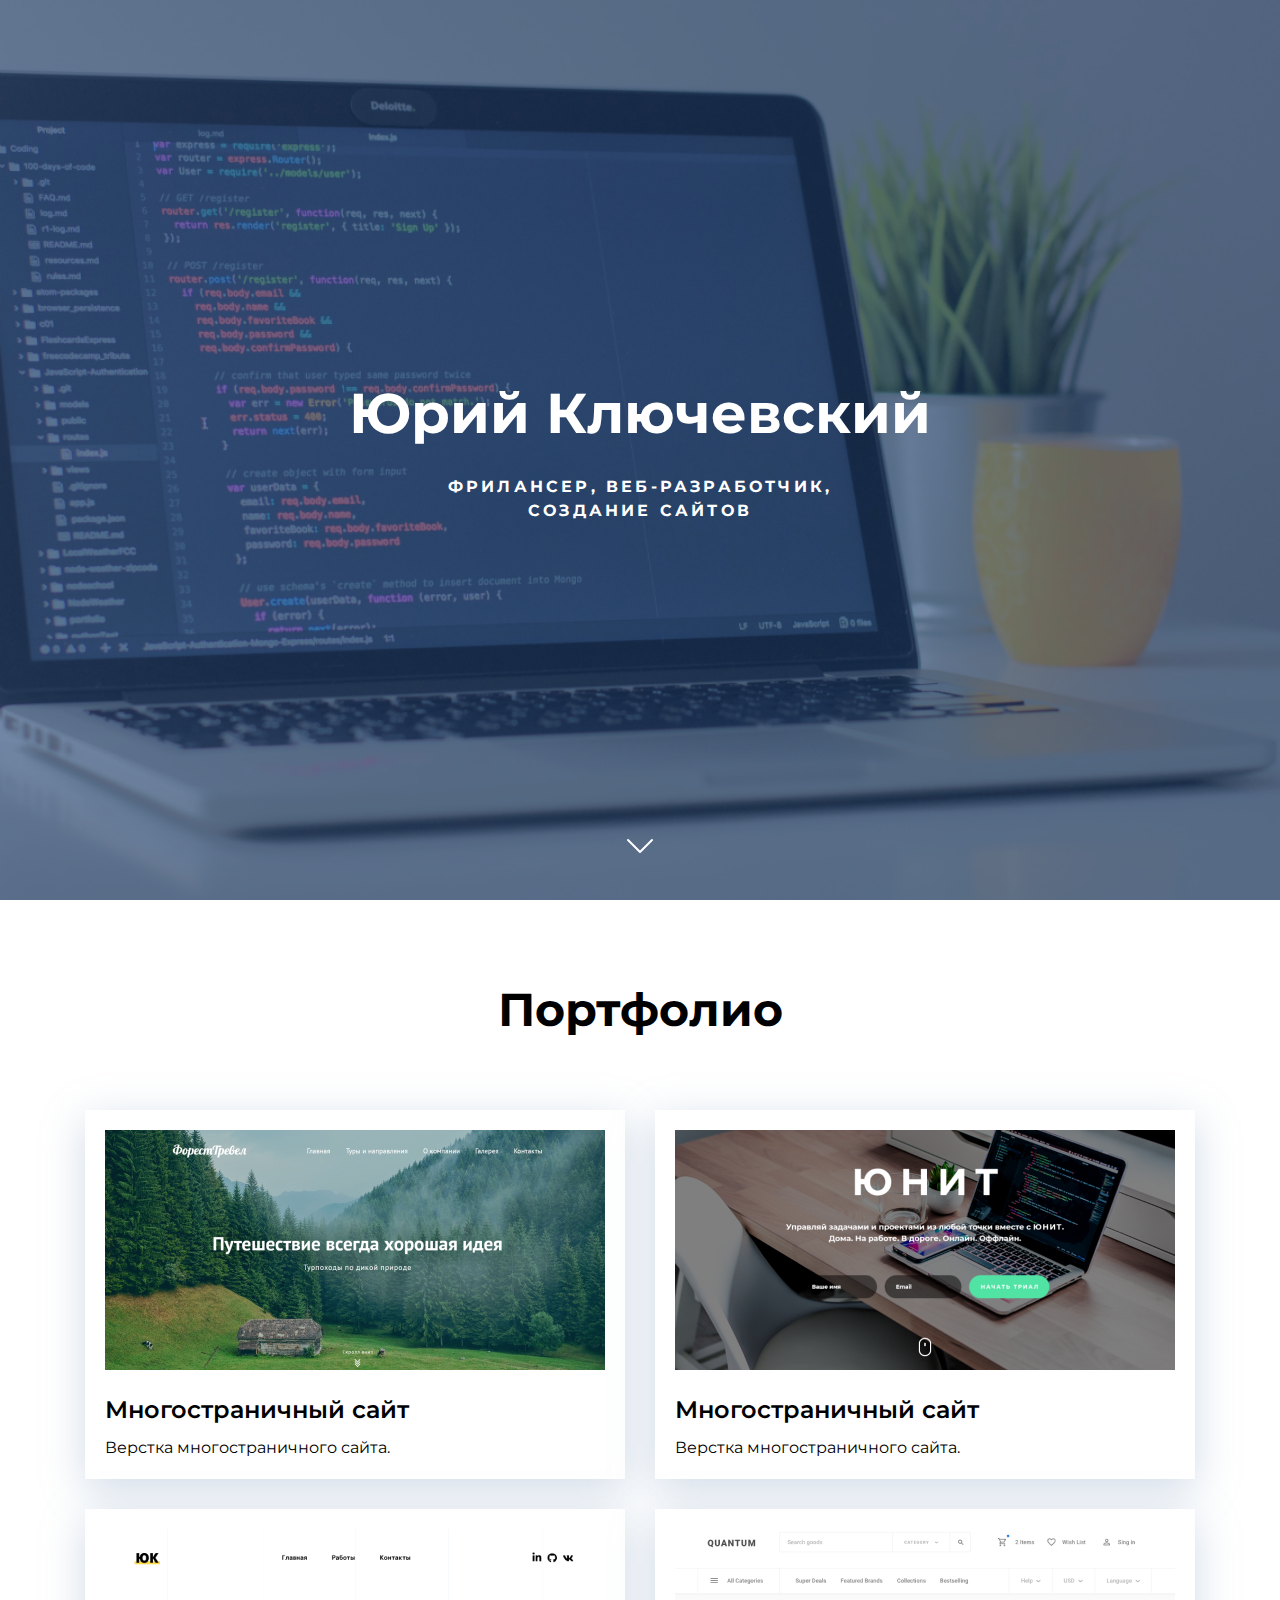
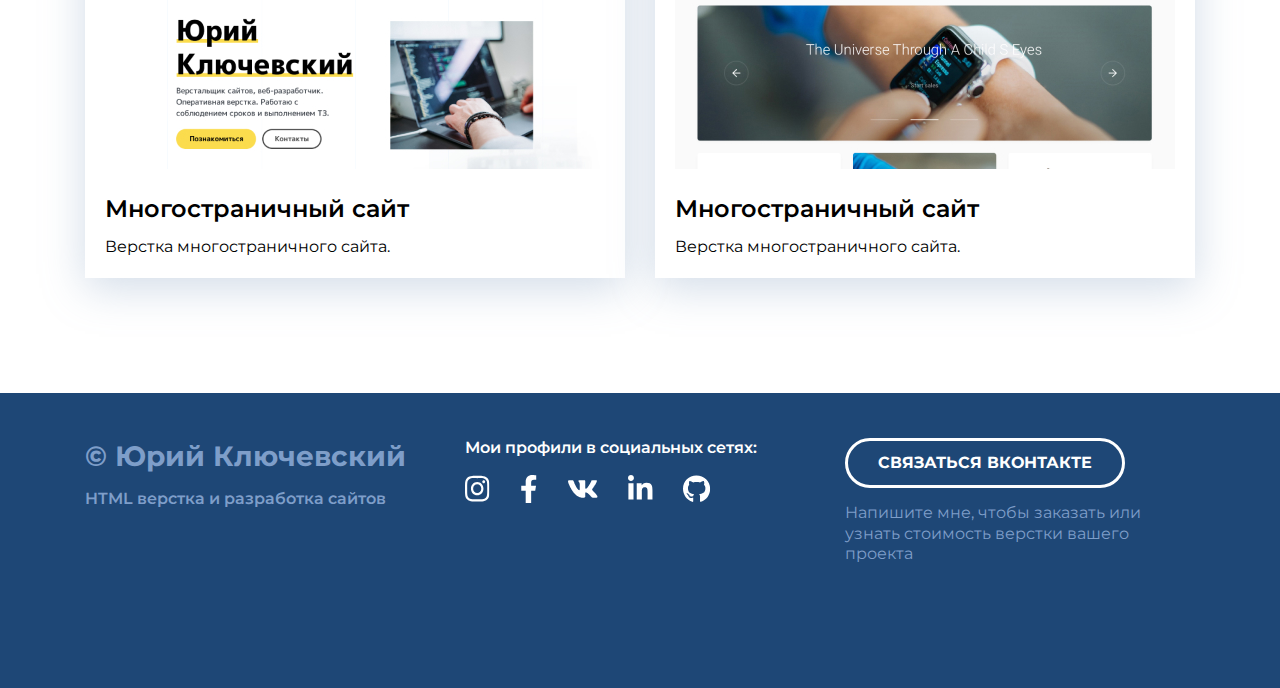
<file: index.html>
<!DOCTYPE html>
<html lang="en">
<head>
    <meta charset="UTF-8">
    <meta https-equiv="X-UA-Compatible" content="IE=edge">
    <meta name="viewport" content="width=device-width, initial-scale=1.0">
    <title>Document</title>
    <link rel="stylesheet" href="./css/master.css">
    <link rel="stylesheet" href="./css/media.css">
    <link rel="preconnect" href="https://fonts.googleapis.com">
<link rel="preconnect" href="https://fonts.gstatic.com" crossorigin>
<link href="https://fonts.googleapis.com/css2?family=Montserrat:wght@400;600;700&display=swap" rel="stylesheet">

    <!-- ! - создает сниппеты кода - готовые шаблоны, emmet - плагин 
    атрибуты - свойства тега -->
</head>
<body>

    <header class="header">
        <h1 class="header-title">Юрий Ключевский</h1>
        <p class="header-subtitle">фрилансер, веб-разработчик,<br> создание сайтов</p>
        <div class="header-arrow">
            <img src="./images/header/chevron-down.svg" alt="arrow">
        </div>
    </div>
</header>

    <section class="portfolio">
        <div class="container">
            <h2 class="portfolio-header">Портфолио</h2>
            
         <!-- portfolio-cards-wrapper -->
         <div class="portfolio-cards-wrapper">
                   
            <!-- CARD -->
            <div class="card" >
                <a href="./forest-travel.html" class="card-link">
                <img class="card-image" src="./images/portfolio/forest.jpg" alt="Многостраничный сайт">
                <h3 class="card-title">Многостраничный сайт</h3>
                <p>Верстка многостраничного сайта.</p>
            </a>
            </div>
            <!-- CARD // -->

            <div class="card">
                <a href="./forest-travel.html" class="card-link">
                <img class="card-image" src="./images/portfolio/unit.jpg" alt="Адаптивный лендинг">
                <h3 class="card-title">Многостраничный сайт</h3>
                <p>Верстка многостраничного сайта.</p>
            </a>
            </div>
            <!-- CARD // -->
            <div class="card">
                <a href="./forest-travel.html" class="card-link">
                <img class="card-image" src="./images/portfolio/portfolio.jpg" alt="Личный сайт">
                <h3 class="card-title">Многостраничный сайт</h3>
                <p>Верстка многостраничного сайта.</p>
            </a>
            </div>

            <!-- CARD // -->
            <div class="card">
                <a href="./forest-travel.html" class="card-link">
                <img class="card-image" src="./images/portfolio/quantum.jpg" alt="Интернет магазин">
                <h3 class="card-title">Многостраничный сайт</h3>
                <p>Верстка многостраничного сайта.</p>
            </a>
            </div>
            <!-- CARD // -->

        <!-- // portfolio-cards-wrapper -->
        </div>

        </div>
    </div>
</section>

    <footer class="footer">
        <div class="container">
            <div class="footer-row">

                <!-- footer-copyright -->
                <div class="footer-copyright footer-col">
                    <div class="footer-copyright-name">
                        © Юрий Ключевский
                        <p>HTML верстка и разработка сайтов</p>
                    </div>
                </div>
                <!-- // footer-copyright -->

                <!-- footer-icons -->
                <div class="footer-icons footer-col">
                    <p>Мои профили в социальных сетях:</p>
                    <div class="footer-icons-row">
                        <a href="https://www.instagram.com/">
                        <img src="./images/footer/social/instagram.svg" alt="instagram">
                        </a>
                        <a href="https://www.facebook.com/">
                        <img src="./images/footer/social/facebook.svg" alt="facebook">
                        </a>
                        <a href="https://www.vk.com/">
                        <img src="./images/footer/social/vk.png" alt="vk">
                        </a>
                        <a href="https://www.in.com/">
                        <img src="./images/footer/social/in.svg" alt="in">
                        </a>
                        <a href="https://www.github.com/">
                        <img src="./images/footer/social/github.svg" alt="github">
                        </a>
                    </div>
                </div>
                <!-- // footer-icons -->    

                <div class="footer-contacts footer-col">
                    <a href="" class="footer-button">Связаться Вконтакте
                    </a>
                <p>Напишите мне, чтобы заказать или узнать стоимость верстки вашего проекта</p>
                </div>
            </div>
        </div>
    </div>
</footer>
</body>
</html>
</file>
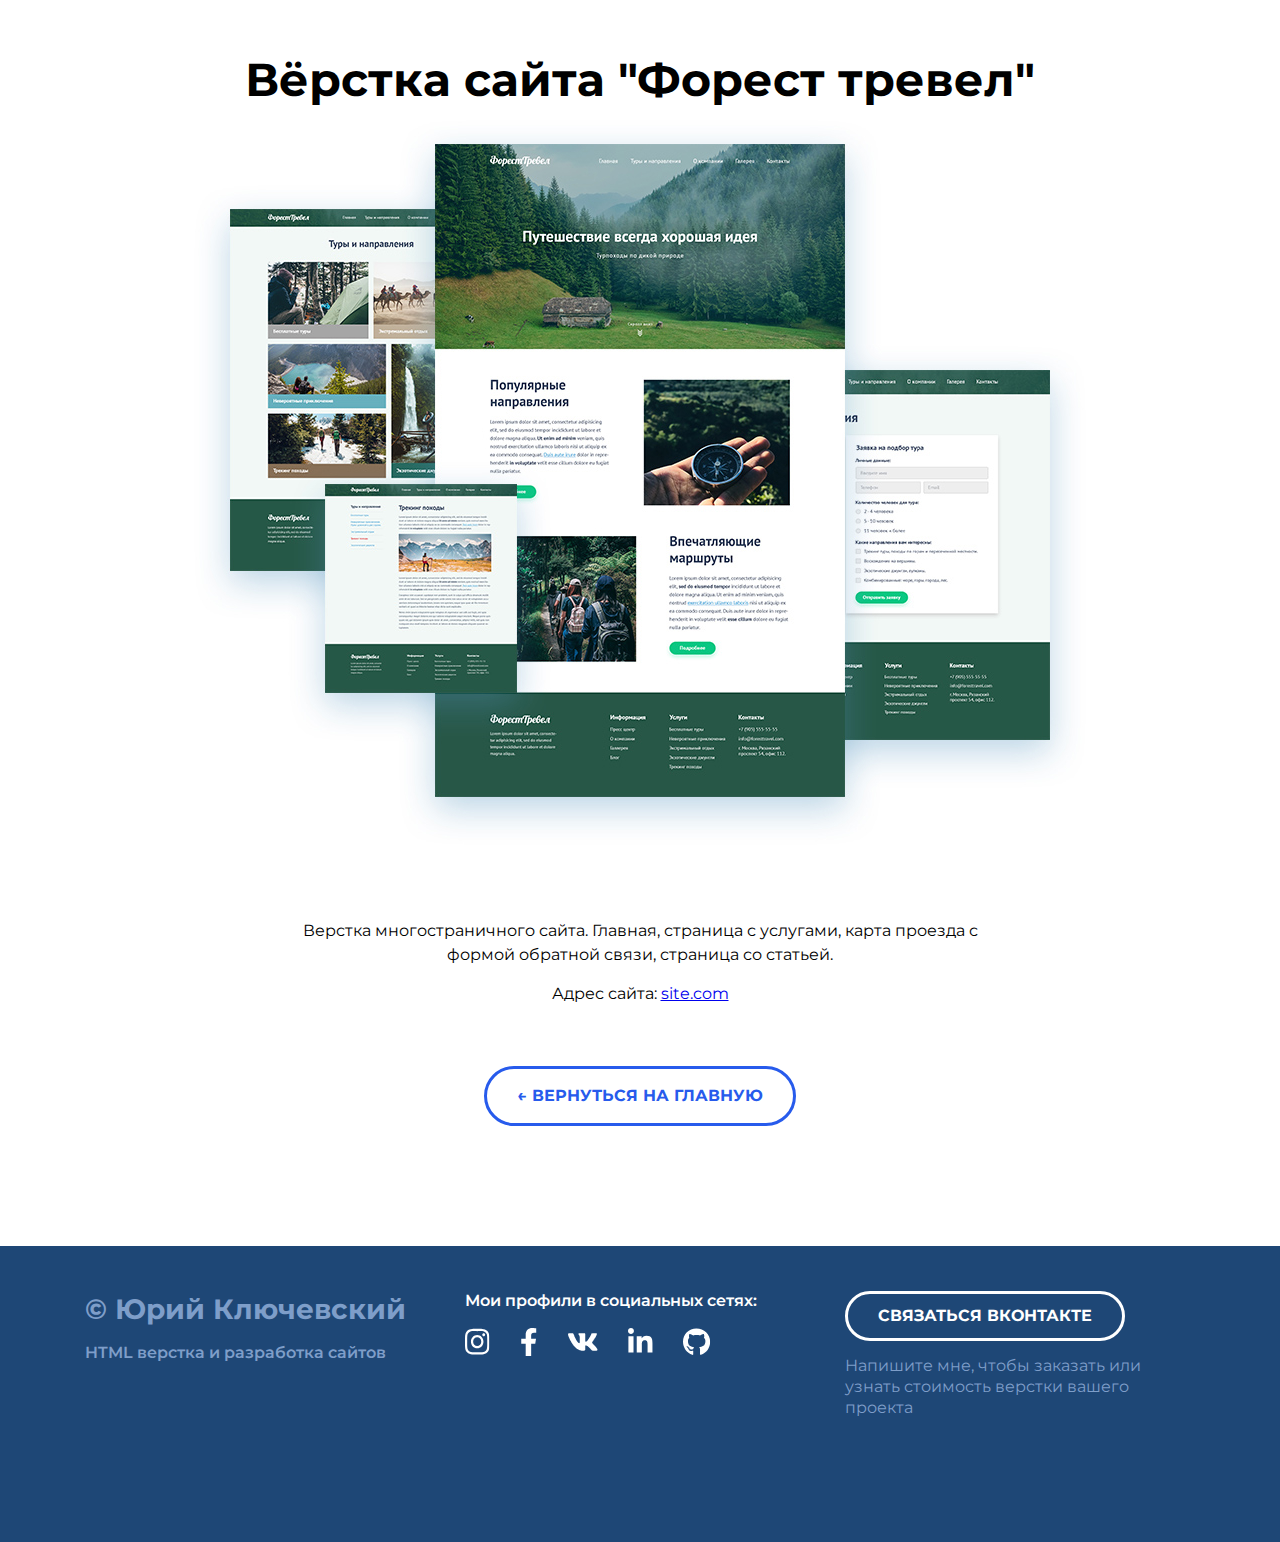
<file: forest-travel.html>
<!DOCTYPE html>
<html lang="ru">
<head>
    <meta charset="UTF-8">
    <meta http-equiv="X-UA-Compatible" content="IE=edge">
    <meta name="viewport" content="width=device-width, initial-scale=1.0">
    <title>Document</title>
    <link rel="stylesheet" href="css/master.css">
    <link rel="stylesheet" href="./css/media.css">
    <script src="js/master.js"></script>
    <link rel="preconnect" href="https://fonts.googleapis.com">
<link rel="preconnect" href="https://fonts.gstatic.com" crossorigin>
<link href="https://fonts.googleapis.com/css2?family=Montserrat:wght@400;600;700&display=swap" rel="stylesheet">
</head>
<body>

    <article class="project">
        <div class="container">
            <h1 class="project-header">Вёрстка сайта "Форест тревел"</h1>
            <div class="project-image">
                <img src="./images/project-forest/project-image.jpg" alt="Вёрста сайта `Форест тревел`">
            </div>
            <div class="project-discription">
                <p>Верстка многостраничного сайта. Главная, страница с услугами, карта проезда с формой обратной связи, страница со статьей.</p>
                <p>Адрес сайта: <a href="#">site.com</a></p>
            </div>
            <a href="./index.html" class="project-button-back">← ВЕРНУТЬСЯ НА ГЛАВНУЮ</a>
        </div>
    </div>
</article>

    <footer class="footer">
        <div class="container">
            <div class="footer-row">

                <!-- footer-copyright -->
                <div class="footer-copyright footer-col">
                    <div class="footer-copyright-name">
                        © Юрий Ключевский
                        <p>HTML верстка и разработка сайтов</p>
                    </div>
                </div>
                <!-- // footer-copyright -->

                <!-- footer-icons -->
                <div class="footer-icons footer-col">
                    <p>Мои профили в социальных сетях:</p>
                    <div class="footer-icons-row">
                        <a href="https://www.instagram.com/">
                        <img src="./images/footer/social/instagram.svg" alt="instagram">
                        </a>
                        <a href="https://www.facebook.com/">
                        <img src="./images/footer/social/facebook.svg" alt="facebook">
                        </a>
                        <a href="https://www.vk.com/">
                        <img src="./images/footer/social/vk.png" alt="vk">
                        </a>
                        <a href="https://www.in.com/">
                        <img src="./images/footer/social/in.svg" alt="in">
                        </a>
                        <a href="https://www.github.com/">
                        <img src="./images/footer/social/github.svg" alt="github">
                        </a>
                    </div>
                </div>
                <!-- // footer-icons -->    

                <div class="footer-contacts footer-col">
                    <a href="" class="footer-button">Связаться Вконтакте
                    </a>
                <p>Напишите мне, чтобы заказать или узнать стоимость верстки вашего проекта</p>
                </div>
            </div>
        </div>
    </div>
</footer>

</body>
</html>
</file>
<file: css/master.css>
* {
    box-sizing: border-box;
    margin: 0;
    padding: 0;
    outline: none;
    font-family: 'Montserrat', sans-serif;
}

*, *::before, *::after {
    box-sizing: border-box;
    }

img {
    max-width: 100%;
}

.container {
    /* max-width - максимальная ширина, заранее готовимся к адаптации к мобильной версии */
    max-width: 1140px;
    /* выравниваем контейнер по середине (слева и справа) */
    margin-left: auto;
    margin-right: auto;
    padding-left: 15px;
    padding-right: 15px;
}

.none {
    /* !important - главное правило, его нельзя перезаписывать */
    display: none !important;
}

/* ------- HEADER ------- */

.header {

    display: flex;
    /* задаем направление колонки, выстраиваем flex элементы в колонку, основная ось Y */
    flex-direction: column; 
    /* justify - по основной оси */
    justify-content: center;
    /* align - по поперечной оси */
    align-items: center;
    width: 100%;
    height: 100vh;

    background-color: #15549D;
    background-image: url(../images/header/header-bg.png);    background-size: cover;
    /* cover - полностью закрывает фон */
    background-position: center;
    /* определяем модель flex для блока header */

    position: relative;
}

.header-title {
    margin-bottom: 25px;
    font-weight: 700;
    font-size: 56px;
    line-height: 130%;
    text-align: center;
    color: #FFFFFF;
}

.header-subtitle {
    font-weight: 700;
    font-size: 16px;
    line-height: 150%;
    text-align: center;
    letter-spacing: 0.2em;
    text-transform: uppercase;
    color: #FFFFFF;
}

.header-arrow {
    width: 48px;
    height: 48px;
    position: absolute;
    bottom: 30px;
    left: 50%;
    transform: translate(-50%, 0);
}

/* ------- PORTFOLIO ------- */

.portfolio {
    padding-top: 80px;
    padding-bottom: 115px;
}

.portfolio-header {
    margin: 0;
    margin-bottom: 70px;
    font-weight: 700;
    font-size: 46px;
    line-height: 130%;
    text-align: center;
    color: #000000;
}

.portfolio-cards-wrapper {
    /* применяем flex модели, выстраиваем в ряд*/
    display: flex;
    /* для того, чтобы переносились применяем свойство wrap */
    flex-wrap: wrap;
    /* избавляемся от отступа, justify-content - выравнивает элементы по краям контейнера, свободное пространство распределяет между ними */
    justify-content: space-between;
}

.card {
    margin-bottom: 30px;
    background-color: white;
    max-width: 540px;
    box-shadow: 0px 10px 40px rgba(126, 155, 189, 0.35);
    transition: transform 0.3s ease-in;
}

.card:hover {
    transform: translateY(-15px);
    transition: transform 0.3s ease-in;
}

.card-link {
    text-decoration: none;
    display: block;
    color: black;
    padding: 20px;
    transition: color 0.3s ease-in;
}

.card-link:hover {
    color: rgb(39, 91, 236);
}

/* убираем дополнительно образованный отступ от последней карточки до низа страницы (footer), для этого создаем псевдоселектор и выбираем последнюю карточку, где
last-child - это последний элемент 
а тут nth-last-child(2) - выбирает 2ой элемент с конца */
.card:last-child, .card:nth-last-child(2) {
    margin-bottom: 0;
}

.card-image {
    margin-bottom: 20px;
}

.card-title {
    margin: 0;
    margin-bottom: 13px;
    font-weight: 600;
    font-size: 24px;
    line-height: 130%;
}

.card p {
    margin: 0;
    font-size: 16px;
    line-height: 130%;
}



/* ------- FOOTER ------- */

.footer {
    padding-top: 45px;
    padding-bottom: 108px;
    background-color: #1E4776;
    color: white;
}

.footer-row {
    display: flex;
    flex-direction: row;
    justify-content: space-between;
}

.footer-col {
    max-width: 350px;
    flex-grow: 1;
}

.footer-copyright-name {
    color: #7E9EC9;
    font-weight: 700;
    font-size: 28px;
    line-height: 1.3;
}

.footer-copyright-name p {
    margin: 0;
    font-size: 16px;
    font-weight: 600;
    margin-bottom: 15px;
    margin-top: 15px;
}

.footer-icons p {
    font-weight: 600;
    font-size: 16px;
    line-height: 130%;
    margin-bottom: 15px;
}

.footer-icons-row {
    display: flex;
    align-items: center;
}

/* > * выбираем все блоки дальше 1 уровня вложенности, таким образом мы обращаемся только к иконкам с сылками на соцсети */
.footer-icons-row > * + * {
    margin-left: 30px;
}

.footer-contacts {
}

.footer-contacts p {
    margin: 15px 0;
    font-weight: 400;
    font-size: 16px;
    line-height: 1.3;
    color: #7E9EC9;
}

.footer-button {
    height: 50px;
    display: inline-block;
    border: 3px solid #FFFFFF;
    border-radius: 50px;
    padding-left: 30px;
    padding-right: 30px;

    color: white;
    line-height: 44px;
    font-weight: 700;
    font-size: 16px;
    text-transform: uppercase;
    text-decoration: none;
    transition: all 0.3s ease-in;
}

.footer-button:hover {
    background-color: white;
    color: #1E4776;
}

/* ------- PROJECT ------- */

.project {
    padding-top: 80px;
    padding-bottom: 120px;
    text-align: center;
    }

.project-header {
    font-weight: 700;
    font-size: 46px;
    line-height: 1.3%;
    margin-bottom: 40px;
}

.project-image {
    margin-bottom: 70px;
}

.project-discription {
    margin: 0 auto 60px;
    max-width: 730px;
}

.project-discription p {
    font-weight: 400;
    font-size: 16px;
    line-height: 1.5;
    margin-bottom: 15px;
    margin-top: 0;
}

.project-button-back {
    height: 60px;
    display: inline-block;
    border: 3px solid #275BEC;
    border-radius: 50px;
    padding-left: 30px;
    padding-right: 30px;

    color: #275BEC;
    line-height: 54px;
    font-weight: 700;
    font-size: 16px;
    text-transform: uppercase;
    text-decoration: none;
    transition: all 0.3s ease-in;
}

.project-button-back:hover {
    background-color: #275BEC;
    color: white;
}
</file>
<file: css/media.css>
/* для экранов до 1140px */
@media (max-width: 1140px) {
    .card {
        width: calc(50% - 15px);
    }

    .footer {
        padding-top: 40px;
        padding-bottom: 60px;
    }

    .footer-row {
        flex-direction: column-reverse;
        align-items: center;
        text-align: center;
    }

    .footer-col {
        margin-bottom: 50px;
    }

    .footer-col:first-child {
        margin-bottom: 0;
    }

}

/* для экранов до 760px */
@media (max-width: 760px) {

    .header {
        height: 300px;
    }

    .header-title {
        font-size: 32px;
    }

    .header-subtitle {
        font-size: 14px;
    }

    .portfolio {
        padding-top: 40px;
        padding-bottom: 20px;
    }

    .portfolio-header {
        font-size: 32px;
        padding-bottom: 30px;
    }

    .card {
        max-width: 530px;
        width: 100%;
    }

    .card:nth-last-child(2) {
        margin-bottom: 30px;
    }

    .card-link {
        padding: 15px;
    }

    .portfolio-cards-wrapper {
        justify-content: center;
    }

    .card-image {
        width: 100%;
        margin-bottom: 10px;
    }

    .card-title {
        margin-bottom: 10px;
        font-size: 18px;
    }

    .card p {
        font-size: 14px;
    }

    .footer-copyright-name {
        font-size: 18px;
        margin-bottom: 0;
    }

    .footer-copyright-name p {
        font-size: 14px;
    }

    .footer-icons p {
        font-size: 14px;
    }

    .footer-contacts p {
        font-size: 14px;
        margin: 0;
        margin-top: 15px;
    }

}
</file>
